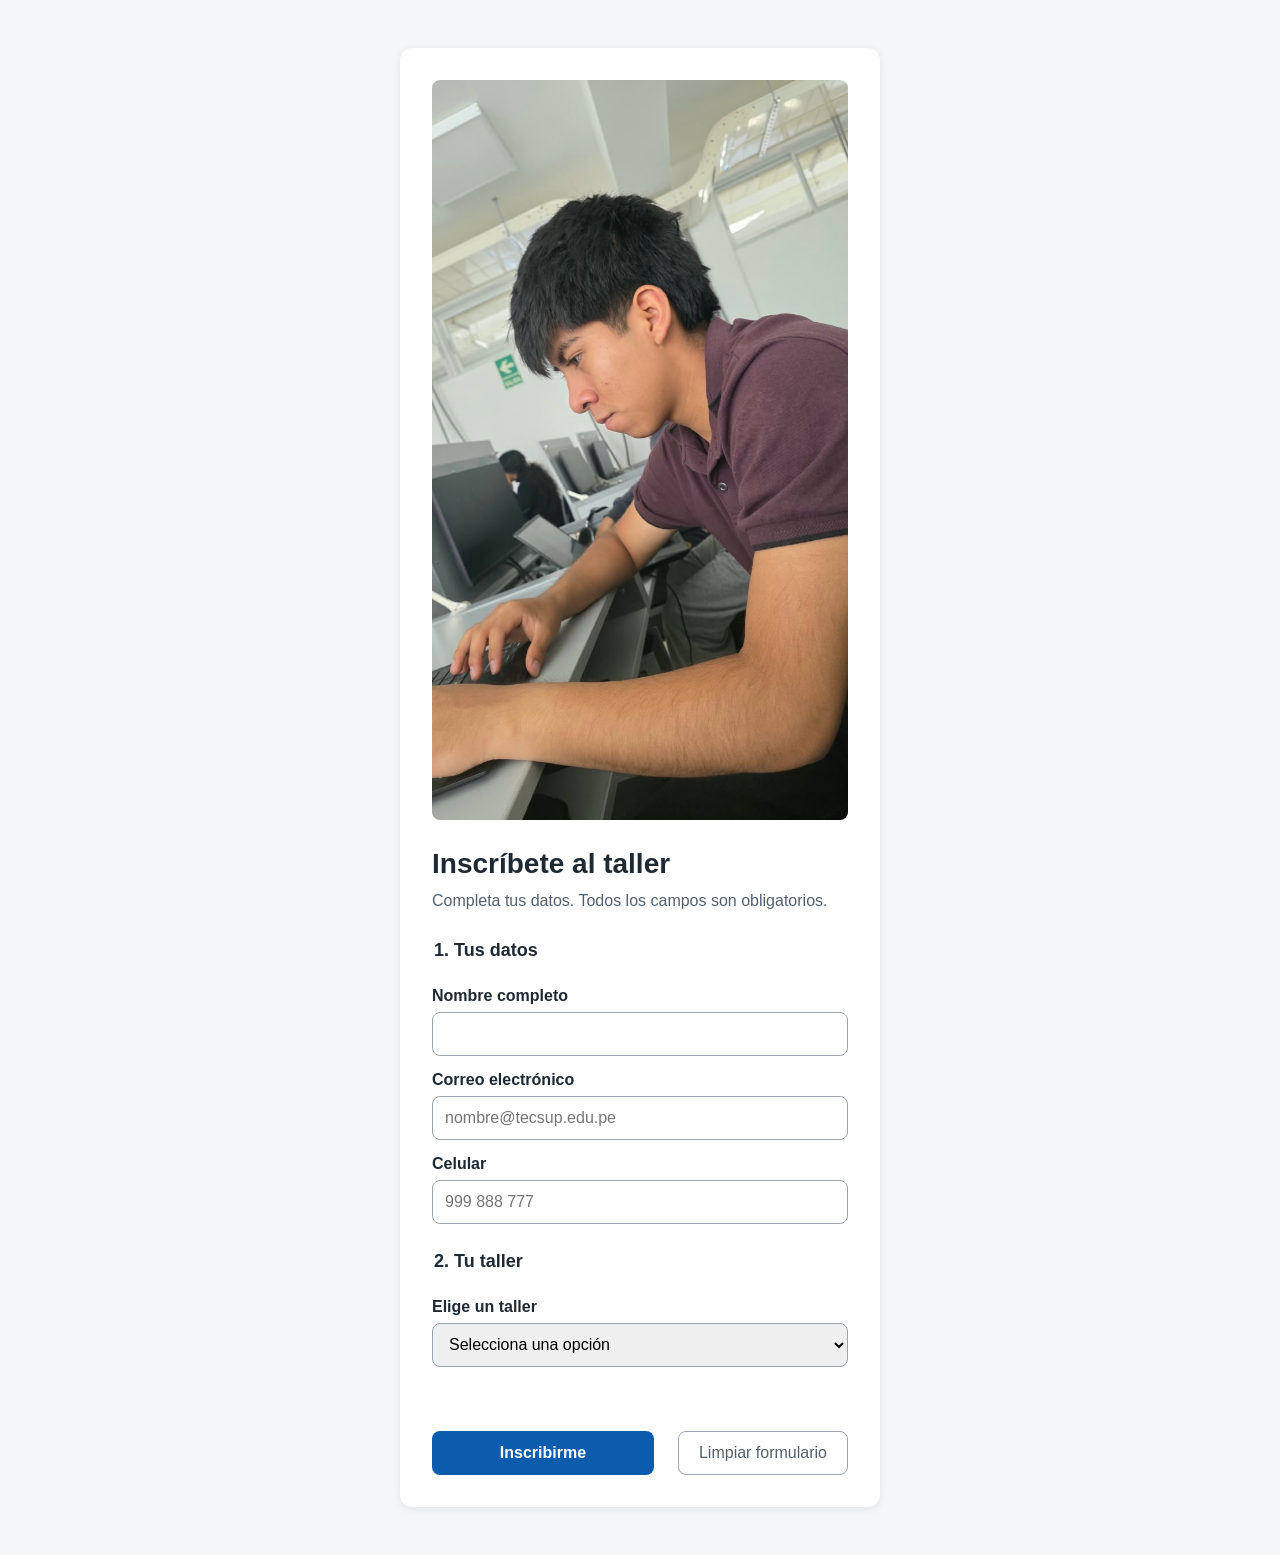
<file: index.html>
<!DOCTYPE html>
<html lang="es">
<head>
  <meta charset="UTF-8">
  <meta name="viewport" content="width=device-width, initial-scale=1.0">
  <title>Inscripción al taller</title>
  <link rel="stylesheet" href="estilos.css">
</head>
<body>
  <main class="tarjeta">
    <img src="img/img.jpeg" alt="Estudiantes programando en el laboratorio">
    <h1>Inscríbete al taller</h1>
    <p class="ayuda">Completa tus datos. Todos los campos son obligatorios.</p>
 
    <form id="formulario" novalidate>
      <fieldset>
        <legend>1. Tus datos</legend>
        <label for="nombre">Nombre completo</label>
        <input id="nombre" type="text" autocomplete="name" required>
 
        <label for="correo">Correo electrónico</label>
        <input id="correo" type="email" autocomplete="email"
               placeholder="nombre@tecsup.edu.pe" required>
 
        <label for="telefono">Celular</label>
        <input id="telefono" type="tel" placeholder="999 888 777" required>
      </fieldset>
 
      <fieldset>
        <legend>2. Tu taller</legend>
        <label for="taller">Elige un taller</label>
        <select id="taller" required>
          <option value="">Selecciona una opción</option>
          <optgroup label="Control de versiones">
            <option>Git</option> <option>GitHub</option> <option>Markdown</option>
          </optgroup>
          <optgroup label="Desarrollo web">
            <option>HTML</option> <option>CSS</option> <option>JavaScript</option>
            <option>React</option> <option>Node.js</option> <option>APIs</option>
          </optgroup>
          <optgroup label="Diseño y calidad">
            <option>Figma</option> <option>Accesibilidad</option> <option>Testing</option>
          </optgroup>
        </select>
      </fieldset>
 
      <p id="mensaje" class="mensaje" role="status"></p>
 
      <div class="acciones">
        <button type="submit" class="boton-principal">Inscribirme</button>
        <button type="reset" class="boton-secundario">Limpiar formulario</button>
      </div>
    </form>
  </main>
  <script src="app.js"></script>
</body>
</html>
</file>
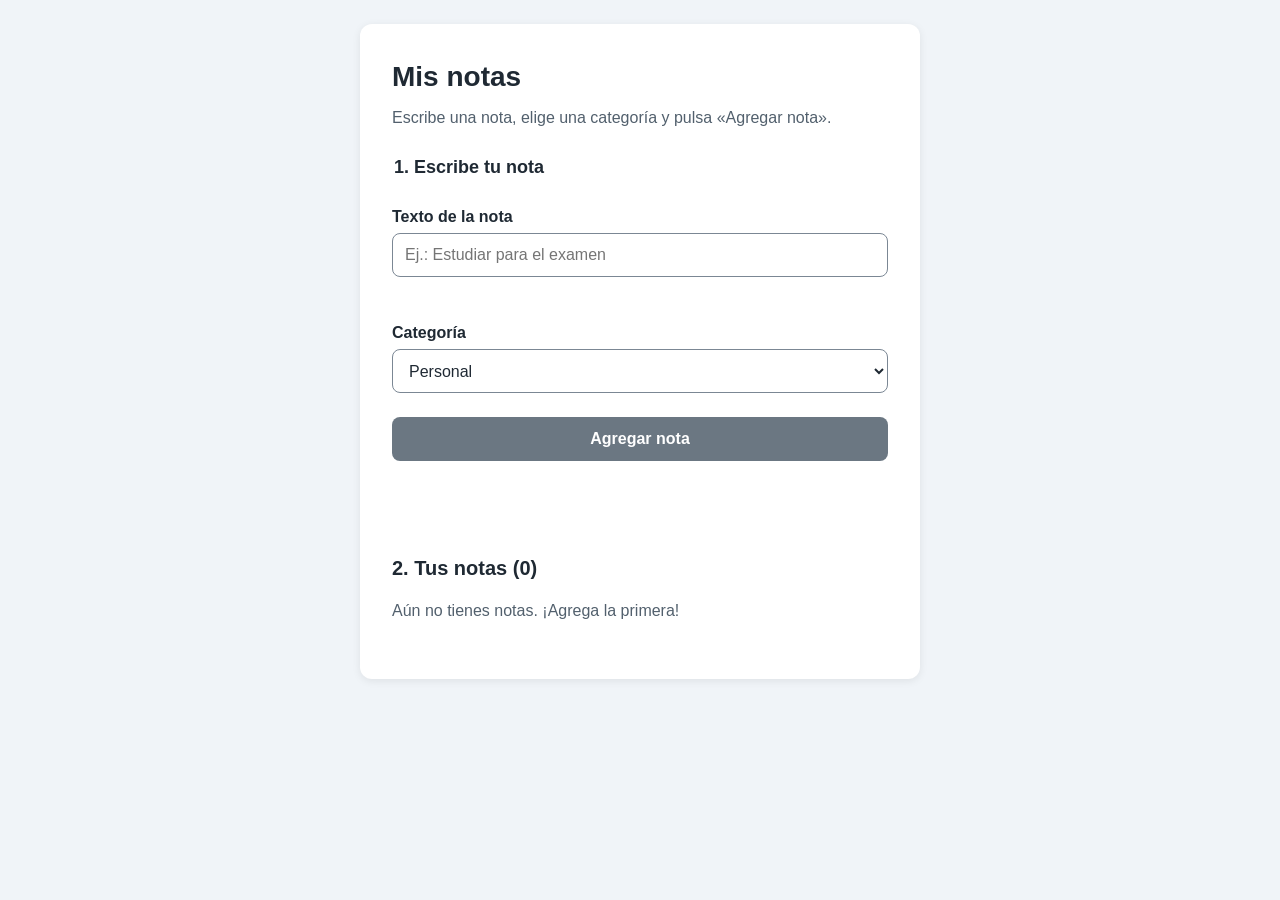
<file: docs/index.html>
<!DOCTYPE html>
<html lang="es">
<head>
  <meta charset="UTF-8">
  <meta name="viewport" content="width=device-width, initial-scale=1.0">
  <title>Mis notas</title>
  <link rel="stylesheet" href="estilos.css">
</head>
<body>
  <main class="tarjeta">
    <h1>Mis notas</h1>
    <p class="ayuda">Escribe una nota, elige una categoría y pulsa «Agregar nota».</p>

    <form id="formulario" novalidate>
      <fieldset>
        <legend>1. Escribe tu nota</legend>

        <label for="texto">Texto de la nota</label>
        <input id="texto" type="text" maxlength="120" autocomplete="off"
               placeholder="Ej.: Estudiar para el examen" aria-describedby="error-texto" required>
        <p id="error-texto" class="error-campo" role="alert"></p>

        <label for="categoria">Categoría</label>
        <select id="categoria" required>
          <option value="Personal">Personal</option>
          <option value="Estudio">Estudio</option>
          <option value="Trabajo">Trabajo</option>
        </select>
      </fieldset>

      <div class="acciones">
        <button type="submit" id="agregar" class="boton-principal" disabled>Agregar nota</button>
      </div>
    </form>

    <p id="mensaje" class="mensaje" role="status"></p>

    <section aria-labelledby="titulo-lista">
      <h2 id="titulo-lista">2. Tus notas <span id="contador">(0)</span></h2>
      <ul id="lista" class="lista"></ul>
      <p id="vacio" class="ayuda">Aún no tienes notas. ¡Agrega la primera!</p>
    </section>
  </main>

  <script src="app.js"></script>
</body>
</html>
</file>
<file: estilos.css>
:root {
  --color-primario: #0b5cad;
  --color-texto: #1f2933;
  --color-suave: #52606d;
  --color-borde: #9aa5b1;
  --color-fondo: #f4f6f8;
  --color-error: #b42318;
  --color-exito: #067647;
  --espacio: 16px;
}
 
* { box-sizing: border-box; }
 
body {
  margin: 0;
  padding: var(--espacio);
  font-family: Arial, Helvetica, sans-serif;
  font-size: 16px;
  line-height: 1.5;
  color: var(--color-texto);
  background: var(--color-fondo);
}
 
.tarjeta {
  max-width: 480px;
  margin: 32px auto;
  padding: 32px;
  background: #ffffff;
  border-radius: 12px;
  box-shadow: 0 2px 8px rgba(0, 0, 0, 0.08);
}
 
.tarjeta img { width: 100%; border-radius: 8px; }
 
h1 { font-size: 28px; margin: 16px 0 4px; }
.ayuda { color: var(--color-suave); margin: 0 0 24px; }
 
fieldset { border: none; padding: 0; margin: 0 0 24px; }
legend { font-size: 18px; font-weight: bold; margin-bottom: 8px; }
label { display: block; font-weight: bold; margin: 12px 0 4px; }
 
input, select {
  width: 100%;
  min-height: 44px;
  padding: 8px 12px;
  font-size: 16px;
  border: 1px solid var(--color-borde);
  border-radius: 8px;
}
 
.validado input:invalid,
.validado select:invalid { border: 2px solid var(--color-error); }
 
.acciones { display: flex; gap: 24px; flex-wrap: wrap; }
 
button {
  min-height: 44px;
  padding: 10px 20px;
  font-size: 16px;
  border-radius: 8px;
  cursor: pointer;
}
 
.boton-principal {
  flex: 1;
  background: var(--color-primario);
  color: #ffffff;
  border: none;
  font-weight: bold;
}
 
.boton-principal:disabled { opacity: 0.6; cursor: wait; }
 
.boton-secundario {
  background: transparent;
  color: var(--color-suave);
  border: 1px solid var(--color-borde);
}
 
:focus-visible { outline: 3px solid #f59e0b; outline-offset: 2px; }
 
.mensaje { min-height: 24px; font-weight: bold; }
.mensaje.error { color: var(--color-error); }
.mensaje.exito { color: var(--color-exito); }
.mensaje.info { color: var(--color-primario); }
</file>
<file: docs/estilos.css>
:root {
  --color-fondo: #f0f4f8;
  --color-superficie: #ffffff;
  --color-texto: #1f2933;      /* ~14.7:1 sobre blanco */
  --color-suave: #52606d;      /* ~6.4:1 sobre blanco */
  --color-borde: #7b8794;
  --color-primario: #1d4ed8;   /* blanco sobre primario ~6.7:1 */
  --color-error: #b42318;
  --color-exito: #067647;
  --color-foco: #f59e0b;
  --espacio-1: 8px;
  --espacio-2: 16px;
  --espacio-3: 24px;
  --espacio-4: 32px;
}

* { box-sizing: border-box; }

body {
  font-family: Arial, Helvetica, sans-serif;
  font-size: 16px;
  line-height: 1.5;
  color: var(--color-texto);
  background: var(--color-fondo);
  margin: 0;
  padding: var(--espacio-3) var(--espacio-2);
}

.tarjeta {
  max-width: 560px;
  margin: 0 auto;
  padding: var(--espacio-4);
  background: var(--color-superficie);
  border-radius: 12px;
  box-shadow: 0 2px 8px rgba(0, 0, 0, 0.08);
}

h1 { font-size: 28px; margin: 0 0 var(--espacio-1); }
h2 { font-size: 20px; margin: var(--espacio-4) 0 var(--espacio-2); }
.ayuda { color: var(--color-suave); margin: 0 0 var(--espacio-3); }

fieldset { border: none; padding: 0; margin: 0 0 var(--espacio-3); }
legend { font-size: 18px; font-weight: bold; margin-bottom: var(--espacio-1); }
label { display: block; font-weight: bold; margin: var(--espacio-2) 0 4px; }

input, select {
  width: 100%;
  min-height: 44px;
  padding: var(--espacio-1) 12px;
  font-size: 16px;
  color: var(--color-texto);
  background: var(--color-superficie);
  border: 1px solid var(--color-borde);
  border-radius: 8px;
}

input.invalido { border: 2px solid var(--color-error); }
.error-campo { color: var(--color-error); font-weight: bold; margin: 4px 0 0; min-height: 24px; }

button {
  min-height: 44px;
  padding: 10px 20px;
  font-size: 16px;
  font-family: inherit;
  border-radius: 8px;
  cursor: pointer;
}

.acciones { display: flex; gap: var(--espacio-3); }

.boton-principal {
  flex: 1;
  background: var(--color-primario);
  color: #ffffff;
  border: none;
  font-weight: bold;
}
.boton-principal:disabled { background: #52606d; color: #ffffff; cursor: not-allowed; opacity: 0.85; }

.boton-peligro {
  background: transparent;
  color: var(--color-error);
  border: 1px solid var(--color-error);
}

.boton-enlace {
  background: transparent;
  color: var(--color-primario);
  border: none;
  font-weight: bold;
  text-decoration: underline;
  min-height: 44px;
}

:focus-visible { outline: 3px solid var(--color-foco); outline-offset: 2px; }

.mensaje {
  min-height: 44px;
  display: flex;
  align-items: center;
  gap: var(--espacio-1);
  font-weight: bold;
  margin: var(--espacio-2) 0 0;
}
.mensaje.error { color: var(--color-error); }
.mensaje.exito { color: var(--color-exito); }
.mensaje.info  { color: var(--color-primario); }

.lista { list-style: none; margin: 0; padding: 0; }
.nota {
  display: flex;
  align-items: center;
  justify-content: space-between;
  gap: var(--espacio-3);
  padding: var(--espacio-2) 0;
  border-bottom: 1px solid #d9e2ec;
}
.nota-texto { margin: 0; overflow-wrap: anywhere; }
.nota-categoria { display: block; font-size: 14px; color: var(--color-suave); }

@media (max-width: 480px) {
  .tarjeta { padding: var(--espacio-2); }
  .nota { flex-direction: column; align-items: stretch; gap: var(--espacio-1); }
}
</file>
